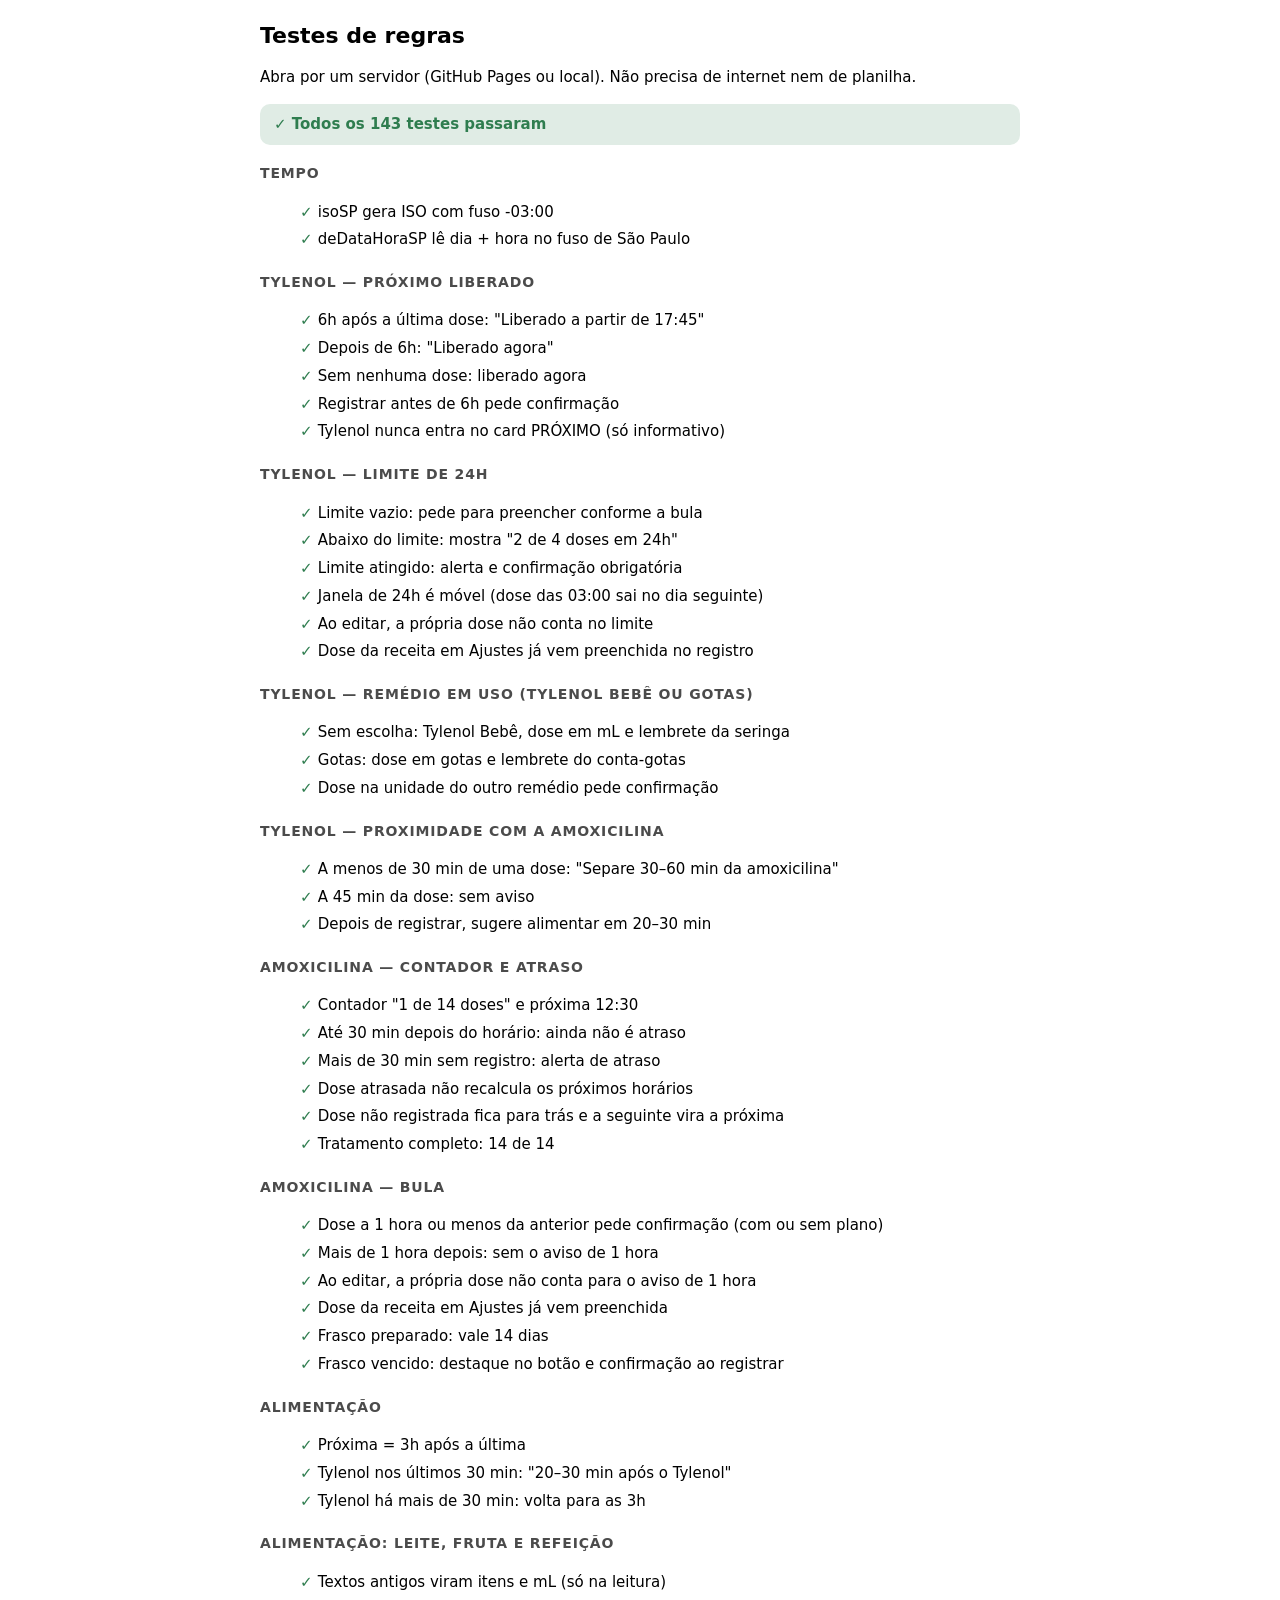
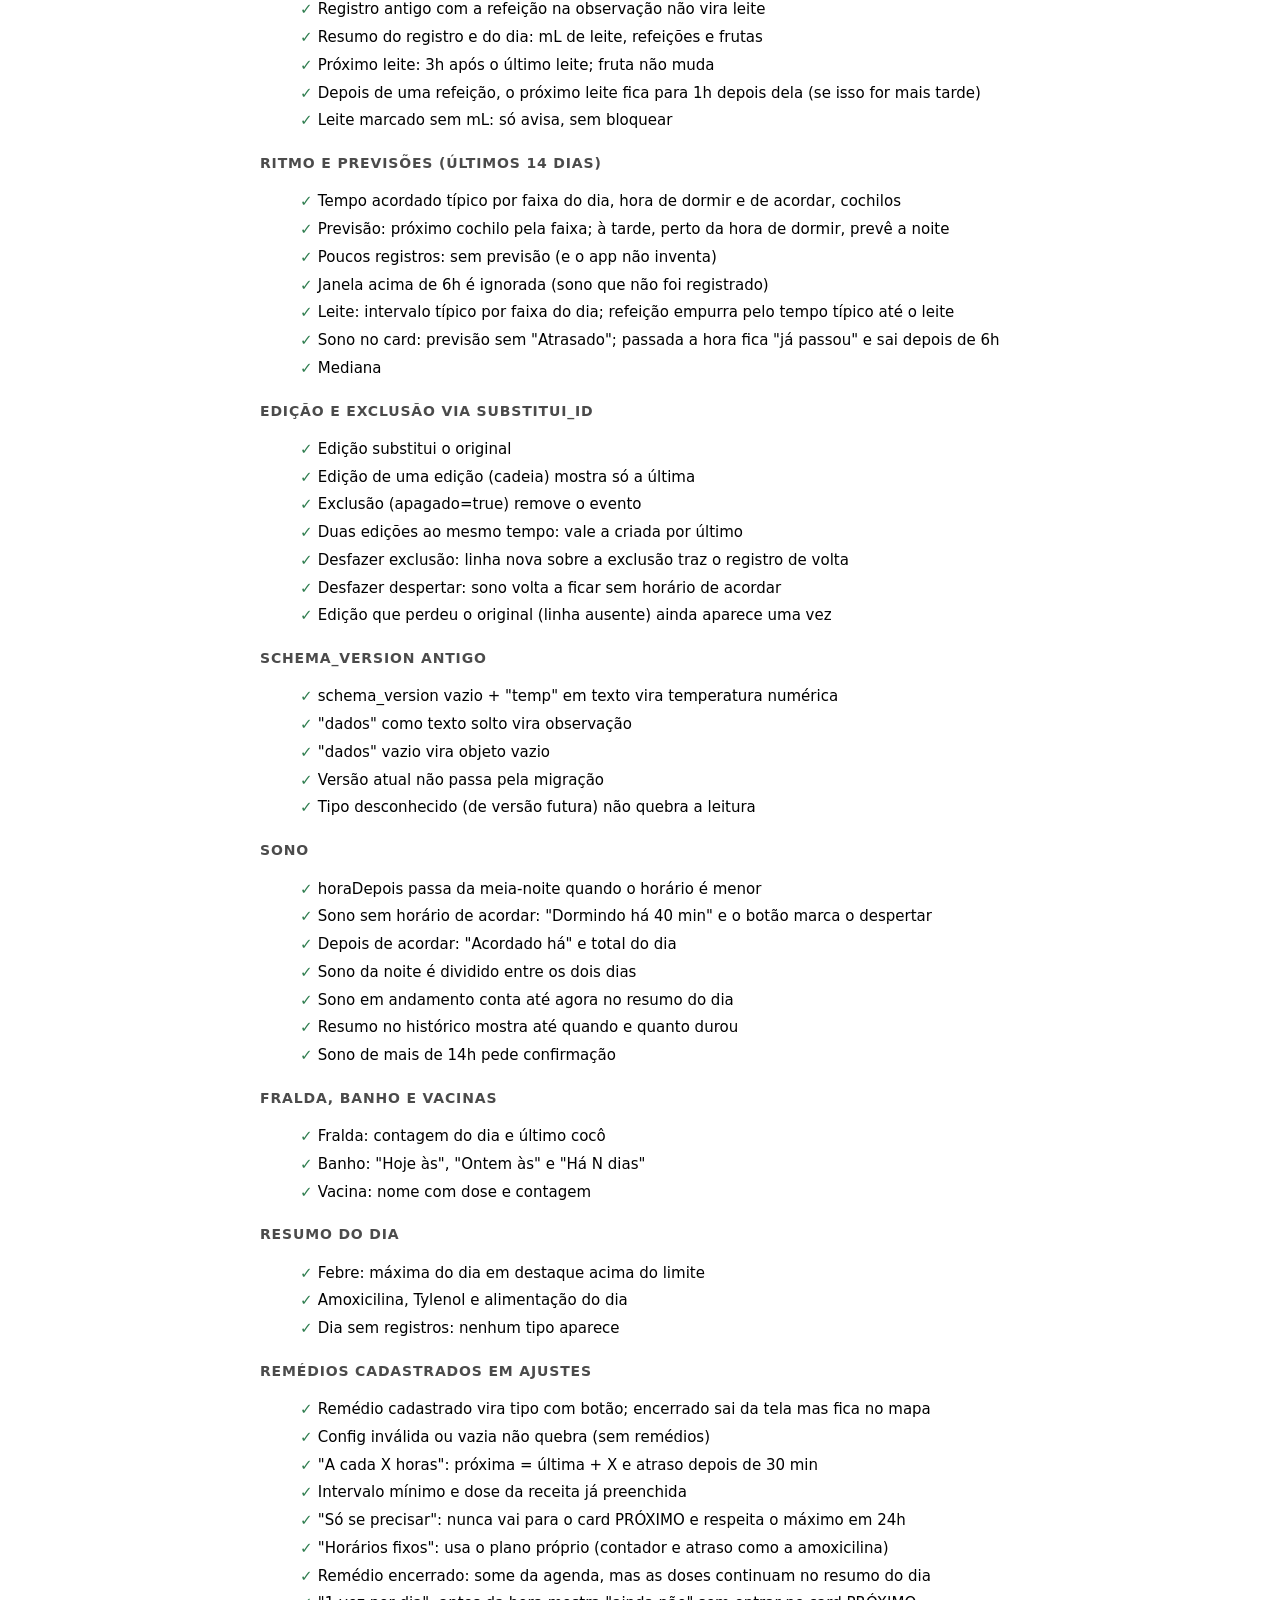
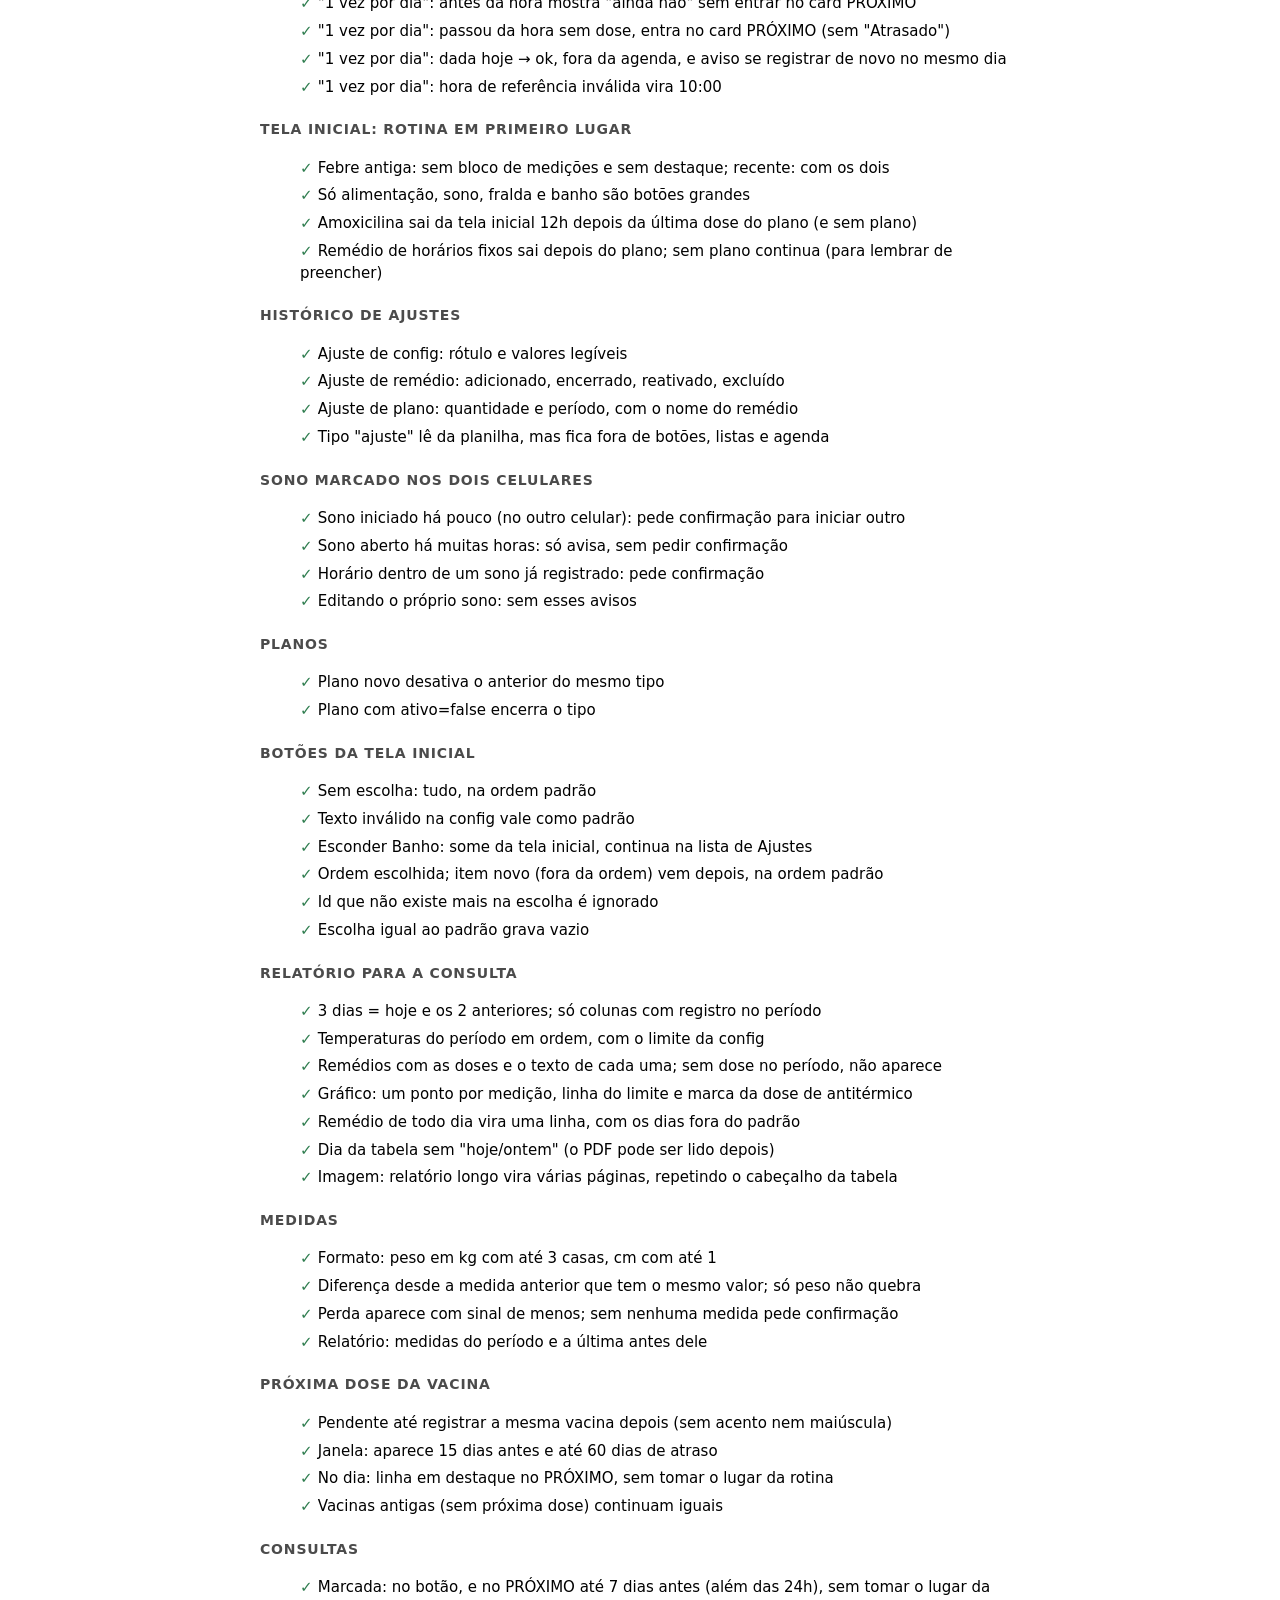
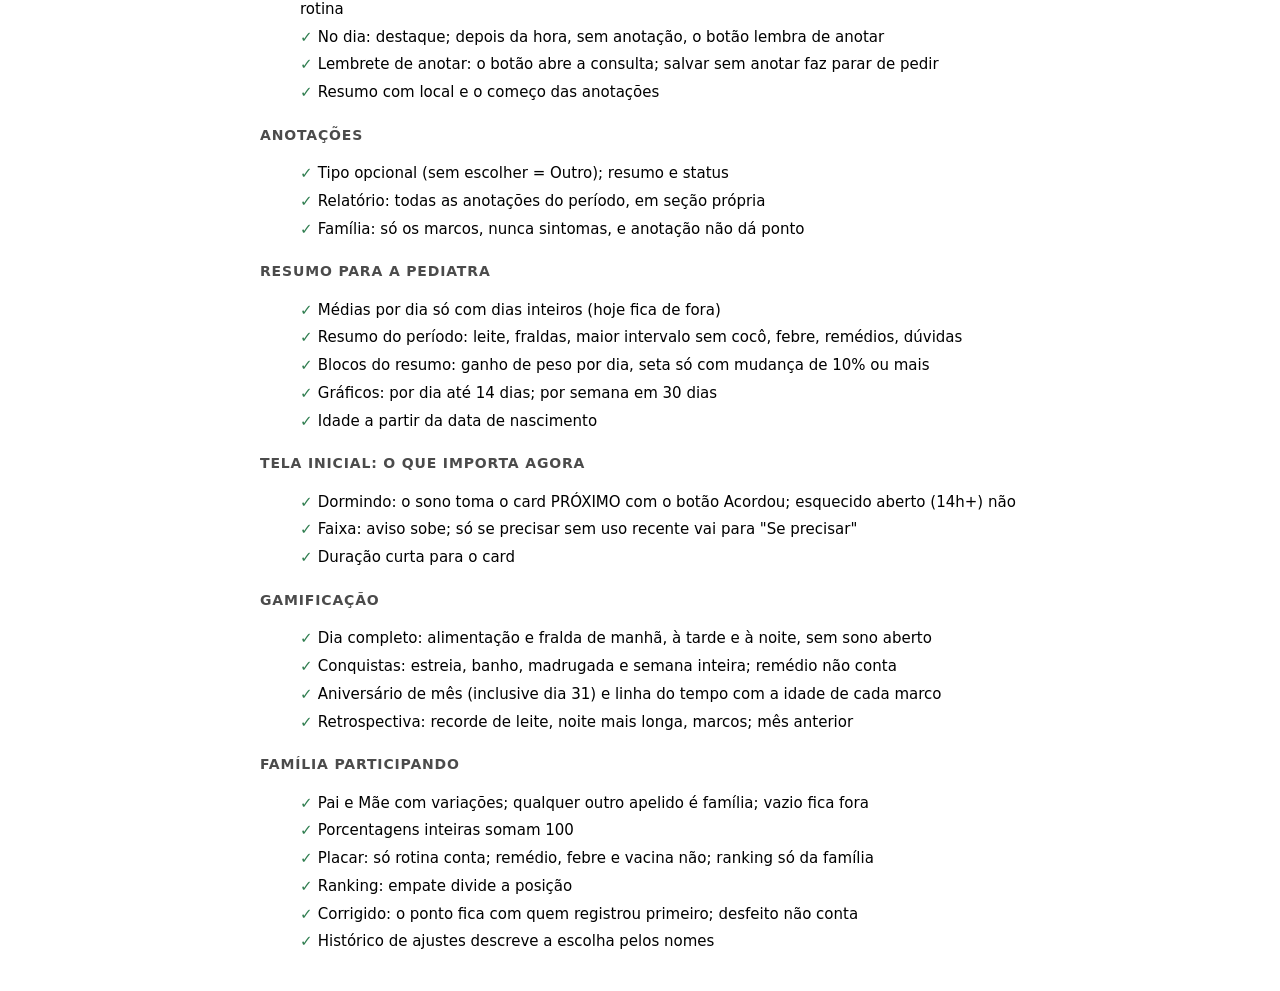
<file: tests/regras.test.html>
<!doctype html>
<html lang="pt-BR">
<head>
  <meta charset="utf-8">
  <meta name="viewport" content="width=device-width, initial-scale=1">
  <title>Testes de regras</title>
  <style>
    :root { color-scheme: light dark; --ok: #2f7d4f; --falha: #c2412d; }
    body { font: 15px/1.45 system-ui, sans-serif; margin: 0 auto; max-width: 760px; padding: 20px 16px; background: Canvas; color: CanvasText; }
    h1 { font-size: 22px; margin: 0 0 4px; }
    #resumo { font-weight: 700; margin: 8px 0 18px; padding: 10px 14px; border-radius: 10px; }
    #resumo.ok { background: color-mix(in srgb, var(--ok) 15%, Canvas); color: var(--ok); }
    #resumo.falha { background: color-mix(in srgb, var(--falha) 15%, Canvas); color: var(--falha); }
    h2 { font-size: 14px; text-transform: uppercase; letter-spacing: .06em; opacity: .7; margin: 18px 0 6px; }
    li { list-style: none; padding: 3px 0; }
    .ok::before { content: "✓ "; color: var(--ok); font-weight: 700; }
    .falha { color: var(--falha); }
    .falha::before { content: "✗ "; font-weight: 700; }
    pre { margin: 2px 0 6px 18px; font-size: 13px; white-space: pre-wrap; }
  </style>
</head>
<body>
  <h1>Testes de regras</h1>
  <p>Abra por um servidor (GitHub Pages ou local). Não precisa de internet nem de planilha.</p>
  <div id="resumo">Rodando…</div>
  <div id="saida"></div>

  <script type="module">
    import { casos } from './regras.casos.js';

    const saida = document.getElementById('saida');
    const resultados = [];
    let grupoAtual = null;

    function grupo(nome) {
      const h = document.createElement('h2');
      h.textContent = nome;
      saida.append(h);
      grupoAtual = document.createElement('ul');
      saida.append(grupoAtual);
    }
    function teste(nome, fn) {
      const li = document.createElement('li');
      li.textContent = nome;
      try {
        fn();
        li.className = 'ok';
        resultados.push(true);
      } catch (e) {
        li.className = 'falha';
        const pre = document.createElement('pre');
        pre.textContent = e.message;
        li.append(pre);
        resultados.push(false);
        console.error(nome, e);
      }
      grupoAtual.append(li);
    }
    casos({ grupo, teste });

    const falhas = resultados.filter((r) => !r).length;
    const resumo = document.getElementById('resumo');
    resumo.textContent = falhas ? `${falhas} de ${resultados.length} testes falharam` : `Todos os ${resultados.length} testes passaram`;
    resumo.className = falhas ? 'falha' : 'ok';
    window.RESULTADO_TESTES = { total: resultados.length, falhas };
  </script>
</body>
</html>
</file>
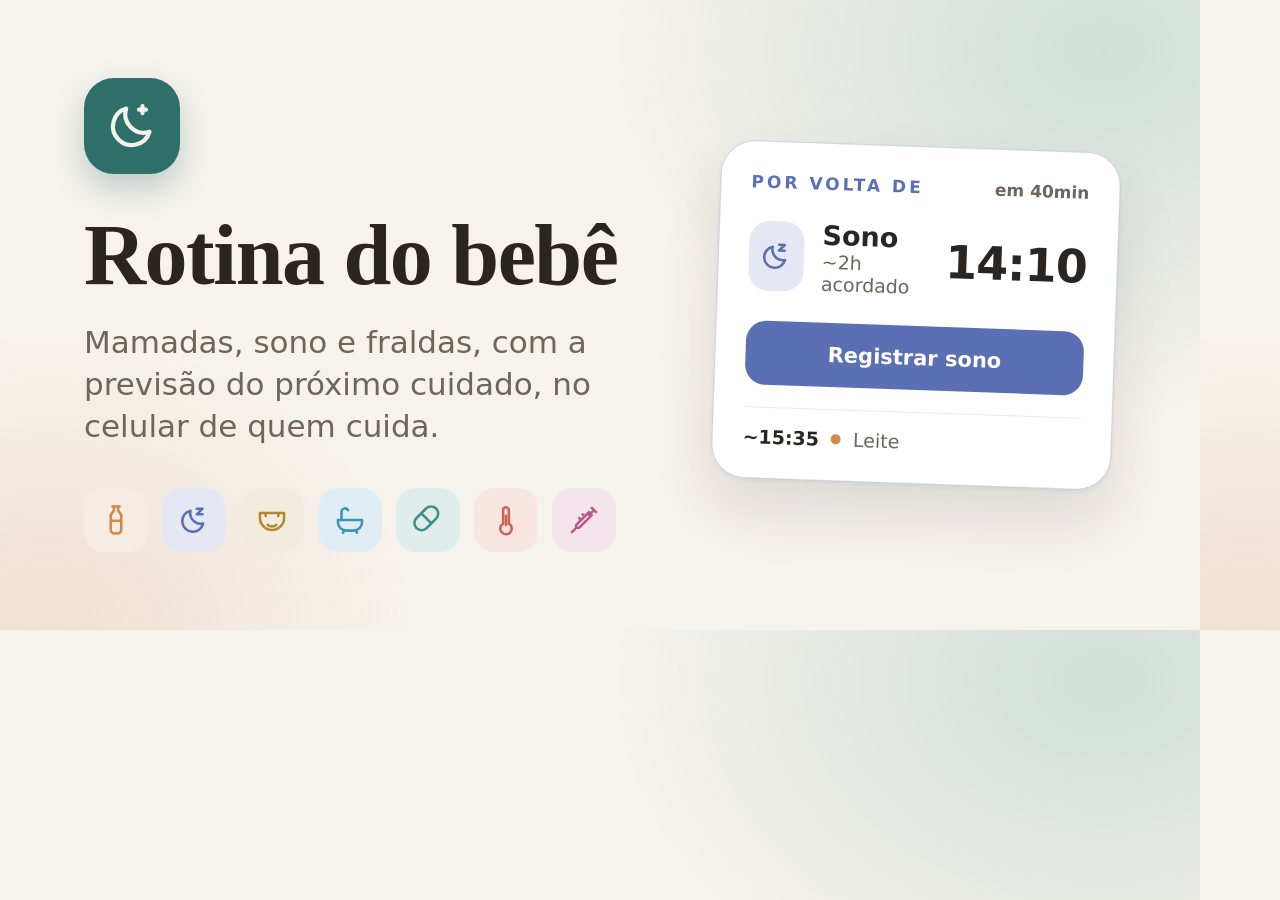
<file: img/fontes/compartilhar.html>
<!doctype html>
<!--
  Fonte da imagem de compartilhamento (img/compartilhar.png, 1200x630).
  Versão anterior (out/2026) guardada em img/fontes/backup/ (PNG e HTML), para voltar se preferir.
  Para gerar de novo (Windows), na pasta do projeto:
  "C:\Program Files (x86)\Microsoft\Edge\Application\msedge.exe" --headless --disable-gpu --hide-scrollbars
    --window-size=1200,630 --screenshot="%CD%\img\compartilhar.png" "%CD%\img\fontes\compartilhar.html"
-->
<html lang="pt-BR">
<head>
<meta charset="utf-8">
<style>
  * { box-sizing: border-box; margin: 0; }
  html, body { width: 1200px; height: 630px; overflow: hidden; }
  body {
    font-family: "Segoe UI", system-ui, sans-serif;
    color: #2a2521;
    background:
      radial-gradient(700px 520px at 92% 8%, rgba(63, 143, 138, 0.20), transparent 70%),
      radial-gradient(520px 420px at 4% 100%, rgba(208, 138, 78, 0.16), transparent 70%),
      #f6f2ec;
    display: flex;
    align-items: center;
    padding: 0 84px;
    gap: 64px;
  }
  .texto { flex: 1; min-width: 0; }
  .marca {
    width: 96px; height: 96px; border-radius: 30px;
    background: #2f6f6a; display: grid; place-items: center; margin-bottom: 38px;
    box-shadow: 0 14px 30px rgba(47, 111, 106, 0.28);
  }
  .marca svg { width: 56px; height: 56px; }
  h1 {
    font-family: "Palatino Linotype", Palatino, Georgia, serif;
    font-size: 86px; font-weight: 600; letter-spacing: -1.5px; line-height: 1; white-space: nowrap;
  }
  p { margin-top: 24px; font-size: 31px; line-height: 1.35; color: #6e655c; max-width: 560px; }
  .icones { display: flex; gap: 14px; margin-top: 40px; }
  .ic {
    width: 64px; height: 64px; border-radius: 20px; display: grid; place-items: center;
    background: color-mix(in srgb, var(--c) 16%, #fff); color: var(--c);
  }
  .ic svg { width: 34px; height: 34px; fill: none; stroke: currentColor; stroke-width: 1.8; stroke-linecap: round; stroke-linejoin: round; }

  .cartao {
    flex: none; width: 400px; padding: 30px; border-radius: 34px; background: #fff;
    box-shadow: 0 2px 4px rgba(42, 37, 33, 0.05), 0 30px 60px rgba(42, 37, 33, 0.12);
    border: 1px solid rgba(91, 111, 181, 0.28);
    transform: rotate(2deg);
  }
  .topo { display: flex; justify-content: space-between; font-size: 17px; font-weight: 700; }
  .rot { color: #5b6fb5; letter-spacing: 3px; }
  .conta { color: #6e655c; }
  .corpo { display: flex; align-items: center; gap: 18px; margin: 26px 0 28px; }
  .corpo .ic { --c: #5b6fb5; width: 70px; height: 70px; }
  .titulo { font-size: 27px; font-weight: 700; }
  .det { font-size: 19px; color: #6e655c; }
  .hora { margin-left: auto; font-size: 46px; font-weight: 700; letter-spacing: -1px; }
  .botao { height: 64px; border-radius: 20px; background: #5b6fb5; color: #fff; display: grid; place-items: center; font-size: 21px; font-weight: 700; }
  .depois { display: flex; align-items: center; gap: 12px; margin-top: 22px; padding-top: 18px; border-top: 1px solid rgba(42, 37, 33, 0.09); font-size: 19px; color: #6e655c; }
  .depois b { color: #2a2521; font-weight: 700; }
  .ponto { width: 10px; height: 10px; border-radius: 50%; background: #d08a4e; }
</style>
</head>
<body>
  <div class="texto">
    <div class="marca">
      <svg viewBox="0 0 24 24" fill="none" stroke="#f6f2ec" stroke-width="1.8" stroke-linecap="round" stroke-linejoin="round"><path d="M19.5 14.5A8 8 0 0 1 9.5 4.5a8 8 0 1 0 10 10z"/><path d="M16.5 3.5v3M15 5h3"/></svg>
    </div>
    <h1>Rotina do bebê</h1>
    <p>Mamadas, sono e fraldas, com a previsão do próximo cuidado, no celular de quem cuida.</p>
    <div class="icones">
      <span class="ic" style="--c:#D08A4E"><svg viewBox="0 0 24 24"><path d="M9.5 2.5h5"/><path d="M10.5 2.5v2.8L8.3 8.4v10.3A2.8 2.8 0 0 0 11.1 21.5h1.8a2.8 2.8 0 0 0 2.8-2.8V8.4l-2.2-3.1V2.5"/><path d="M8.3 12.5h7.4"/></svg></span>
      <span class="ic" style="--c:#5B6FB5"><svg viewBox="0 0 24 24"><path d="M18.5 14.5A7.5 7.5 0 0 1 9.5 5.5a7.5 7.5 0 1 0 9 9z"/><path d="M14 4h4l-4 4h4"/></svg></span>
      <span class="ic" style="--c:#B08A2E"><svg viewBox="0 0 24 24"><path d="M3.5 7h17v3.5a8.5 8.5 0 0 1-17 0z"/><path d="M7.5 7v2.2M16.5 7v2.2"/><path d="M9 15.5c1.8 1.3 4.2 1.3 6 0"/></svg></span>
      <span class="ic" style="--c:#3E93B8"><svg viewBox="0 0 24 24"><path d="M3.5 12h17v1.5a6 6 0 0 1-6 6h-5a6 6 0 0 1-6-6z"/><path d="M6 12V6.5A2.5 2.5 0 0 1 10.6 5"/><path d="M8 19.5 7 21M16 19.5l1 1.5"/></svg></span>
      <span class="ic" style="--c:#3F8F8A"><svg viewBox="0 0 24 24"><path d="M10.6 3.9a5 5 0 0 1 7.1 7.1l-6.7 6.7a5 5 0 0 1-7.1-7.1z"/><path d="M7.3 7.3l7.1 7.1"/></svg></span>
      <span class="ic" style="--c:#D2614F"><svg viewBox="0 0 24 24"><path d="M14 14.6V5a2 2 0 0 0-4 0v9.6a4 4 0 1 0 4 0z"/><path d="M12 9v6.5"/></svg></span>
      <span class="ic" style="--c:#B85B8C"><svg viewBox="0 0 24 24"><path d="M17.5 3.5l3 3M19 5l-3.5 3.5"/><path d="M15.5 6.5l2 2-9 9H6.5v-2z"/><path d="M11 8l1.5 1.5M8.5 10.5 10 12"/><path d="M6.5 17.5 3.5 20.5"/></svg></span>
    </div>
  </div>

  <div class="cartao">
    <div class="topo"><span class="rot">POR VOLTA DE</span><span class="conta">em 40min</span></div>
    <div class="corpo">
      <span class="ic"><svg viewBox="0 0 24 24"><path d="M18.5 14.5A7.5 7.5 0 0 1 9.5 5.5a7.5 7.5 0 1 0 9 9z"/><path d="M14 4h4l-4 4h4"/></svg></span>
      <div><div class="titulo">Sono</div><div class="det">~2h acordado</div></div>
      <div class="hora">14:10</div>
    </div>
    <div class="botao">Registrar sono</div>
    <div class="depois"><b>~15:35</b><span class="ponto"></span><span>Leite</span></div>
  </div>
</body>
</html>
</file>
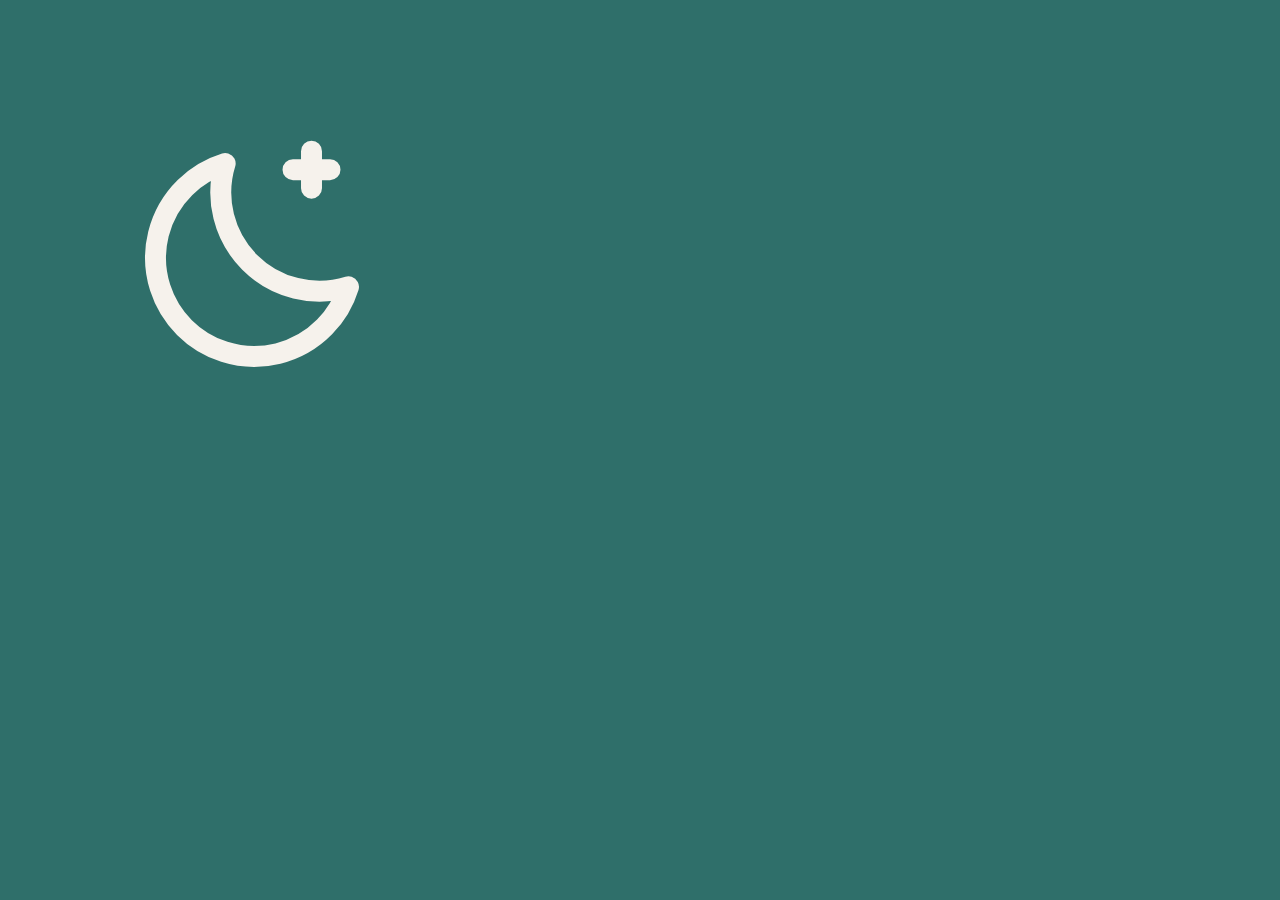
<file: img/fontes/icone.html>
<!doctype html>
<!--
  Fonte do ícone da tela de início (img/icone-180.png e img/icone-512.png).
  Gerar com o Edge headless, como em compartilhar.html, sempre com --window-size=512,512 (para 180 px, some --force-device-scale-factor=0.3515625).
-->
<html>
<head>
<meta charset="utf-8">
<style>
  html, body { margin: 0; width: 512px; height: 512px; overflow: hidden; }
  body { background: #2f6f6a; display: grid; place-items: center; }
  svg { width: 296px; height: 296px; }
</style>
</head>
<body>
  <svg viewBox="0 0 24 24" fill="none" stroke="#f6f2ec" stroke-width="1.7" stroke-linecap="round" stroke-linejoin="round"><path d="M19.5 14.5A8 8 0 0 1 9.5 4.5a8 8 0 1 0 10 10z"/><path d="M16.5 3.5v3M15 5h3"/></svg>
</body>
</html>
</file>
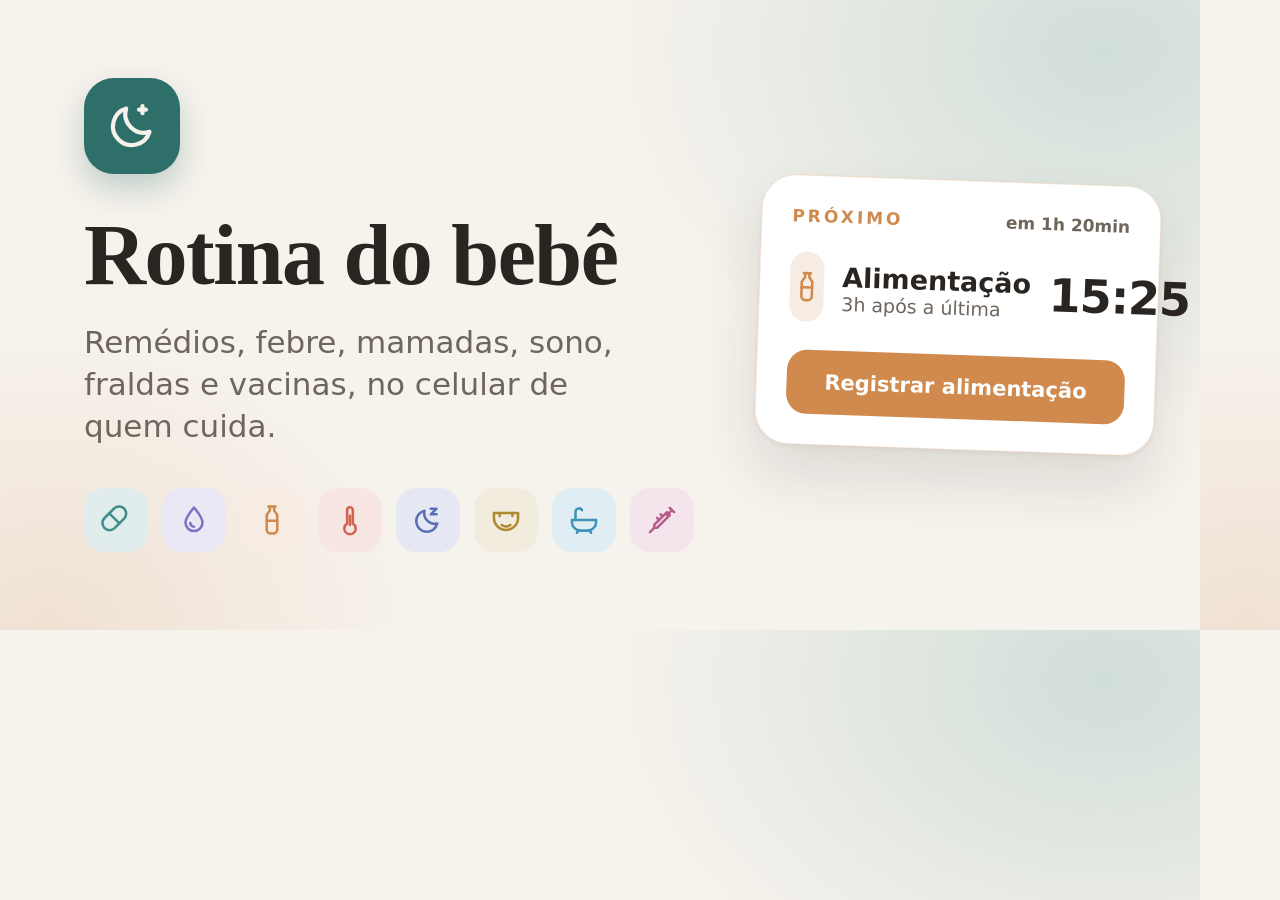
<file: img/fontes/backup/compartilhar-v1-2026-10.html>
<!doctype html>
<!--
  Fonte da imagem de compartilhamento (img/compartilhar.png, 1200x630).
  Para gerar de novo (Windows), na pasta do projeto:
  "C:\Program Files (x86)\Microsoft\Edge\Application\msedge.exe" --headless --disable-gpu --hide-scrollbars
    --window-size=1200,630 --screenshot="%CD%\img\compartilhar.png" "%CD%\img\fontes\compartilhar.html"
-->
<html lang="pt-BR">
<head>
<meta charset="utf-8">
<style>
  * { box-sizing: border-box; margin: 0; }
  html, body { width: 1200px; height: 630px; overflow: hidden; }
  body {
    font-family: "Segoe UI", system-ui, sans-serif;
    color: #2a2521;
    background:
      radial-gradient(700px 520px at 92% 8%, rgba(63, 143, 138, 0.20), transparent 70%),
      radial-gradient(520px 420px at 4% 100%, rgba(208, 138, 78, 0.16), transparent 70%),
      #f6f2ec;
    display: flex;
    align-items: center;
    padding: 0 84px;
    gap: 64px;
  }
  .texto { flex: 1; }
  .marca {
    width: 96px; height: 96px; border-radius: 30px;
    background: #2f6f6a; display: grid; place-items: center; margin-bottom: 38px;
    box-shadow: 0 14px 30px rgba(47, 111, 106, 0.28);
  }
  .marca svg { width: 56px; height: 56px; }
  h1 {
    font-family: "Palatino Linotype", Palatino, Georgia, serif;
    font-size: 86px; font-weight: 600; letter-spacing: -1.5px; line-height: 1;
  }
  p { margin-top: 24px; font-size: 31px; line-height: 1.35; color: #6e655c; max-width: 560px; }
  .icones { display: flex; gap: 14px; margin-top: 40px; }
  .ic {
    width: 64px; height: 64px; border-radius: 20px; display: grid; place-items: center;
    background: color-mix(in srgb, var(--c) 16%, #fff); color: var(--c);
  }
  .ic svg { width: 34px; height: 34px; fill: none; stroke: currentColor; stroke-width: 1.8; stroke-linecap: round; stroke-linejoin: round; }

  .cartao {
    width: 400px; padding: 30px; border-radius: 34px; background: #fff;
    box-shadow: 0 2px 4px rgba(42, 37, 33, 0.05), 0 30px 60px rgba(42, 37, 33, 0.12);
    border: 1px solid rgba(208, 138, 78, 0.25);
    transform: rotate(2deg);
  }
  .topo { display: flex; justify-content: space-between; font-size: 17px; font-weight: 700; }
  .rot { color: #d08a4e; letter-spacing: 3px; }
  .conta { color: #6e655c; }
  .corpo { display: flex; align-items: center; gap: 18px; margin: 26px 0 28px; }
  .corpo .ic { --c: #d08a4e; width: 70px; height: 70px; }
  .titulo { font-size: 27px; font-weight: 700; }
  .det { font-size: 19px; color: #6e655c; }
  .hora { margin-left: auto; font-size: 46px; font-weight: 700; letter-spacing: -1px; }
  .botao { height: 64px; border-radius: 20px; background: #d08a4e; color: #fff; display: grid; place-items: center; font-size: 21px; font-weight: 700; }
</style>
</head>
<body>
  <div class="texto">
    <div class="marca">
      <svg viewBox="0 0 24 24" fill="none" stroke="#f6f2ec" stroke-width="1.8" stroke-linecap="round" stroke-linejoin="round"><path d="M19.5 14.5A8 8 0 0 1 9.5 4.5a8 8 0 1 0 10 10z"/><path d="M16.5 3.5v3M15 5h3"/></svg>
    </div>
    <h1>Rotina do bebê</h1>
    <p>Remédios, febre, mamadas, sono, fraldas e vacinas, no celular de quem cuida.</p>
    <div class="icones">
      <span class="ic" style="--c:#3F8F8A"><svg viewBox="0 0 24 24"><path d="M10.6 3.9a5 5 0 0 1 7.1 7.1l-6.7 6.7a5 5 0 0 1-7.1-7.1z"/><path d="M7.3 7.3l7.1 7.1"/></svg></span>
      <span class="ic" style="--c:#8070C4"><svg viewBox="0 0 24 24"><path d="M12 3.2c3.6 4.3 6 7.4 6 10.6a6 6 0 0 1-12 0c0-3.2 2.4-6.3 6-10.6z"/><path d="M9.4 14.2a2.6 2.6 0 0 0 2.6 2.6"/></svg></span>
      <span class="ic" style="--c:#D08A4E"><svg viewBox="0 0 24 24"><path d="M9.5 2.5h5"/><path d="M10.5 2.5v2.8L8.3 8.4v10.3A2.8 2.8 0 0 0 11.1 21.5h1.8a2.8 2.8 0 0 0 2.8-2.8V8.4l-2.2-3.1V2.5"/><path d="M8.3 12.5h7.4"/></svg></span>
      <span class="ic" style="--c:#D2614F"><svg viewBox="0 0 24 24"><path d="M14 14.6V5a2 2 0 0 0-4 0v9.6a4 4 0 1 0 4 0z"/><path d="M12 9v6.5"/></svg></span>
      <span class="ic" style="--c:#5B6FB5"><svg viewBox="0 0 24 24"><path d="M18.5 14.5A7.5 7.5 0 0 1 9.5 5.5a7.5 7.5 0 1 0 9 9z"/><path d="M14 4h4l-4 4h4"/></svg></span>
      <span class="ic" style="--c:#B08A2E"><svg viewBox="0 0 24 24"><path d="M3.5 7h17v3.5a8.5 8.5 0 0 1-17 0z"/><path d="M7.5 7v2.2M16.5 7v2.2"/><path d="M9 15.5c1.8 1.3 4.2 1.3 6 0"/></svg></span>
      <span class="ic" style="--c:#3E93B8"><svg viewBox="0 0 24 24"><path d="M3.5 12h17v1.5a6 6 0 0 1-6 6h-5a6 6 0 0 1-6-6z"/><path d="M6 12V6.5A2.5 2.5 0 0 1 10.6 5"/><path d="M8 19.5 7 21M16 19.5l1 1.5"/></svg></span>
      <span class="ic" style="--c:#B85B8C"><svg viewBox="0 0 24 24"><path d="M17.5 3.5l3 3M19 5l-3.5 3.5"/><path d="M15.5 6.5l2 2-9 9H6.5v-2z"/><path d="M11 8l1.5 1.5M8.5 10.5 10 12"/><path d="M6.5 17.5 3.5 20.5"/></svg></span>
    </div>
  </div>

  <div class="cartao">
    <div class="topo"><span class="rot">PRÓXIMO</span><span class="conta">em 1h 20min</span></div>
    <div class="corpo">
      <span class="ic"><svg viewBox="0 0 24 24"><path d="M9.5 2.5h5"/><path d="M10.5 2.5v2.8L8.3 8.4v10.3A2.8 2.8 0 0 0 11.1 21.5h1.8a2.8 2.8 0 0 0 2.8-2.8V8.4l-2.2-3.1V2.5"/><path d="M8.3 12.5h7.4"/></svg></span>
      <div><div class="titulo">Alimentação</div><div class="det">3h após a última</div></div>
      <div class="hora">15:25</div>
    </div>
    <div class="botao">Registrar alimentação</div>
  </div>
</body>
</html>
</file>
